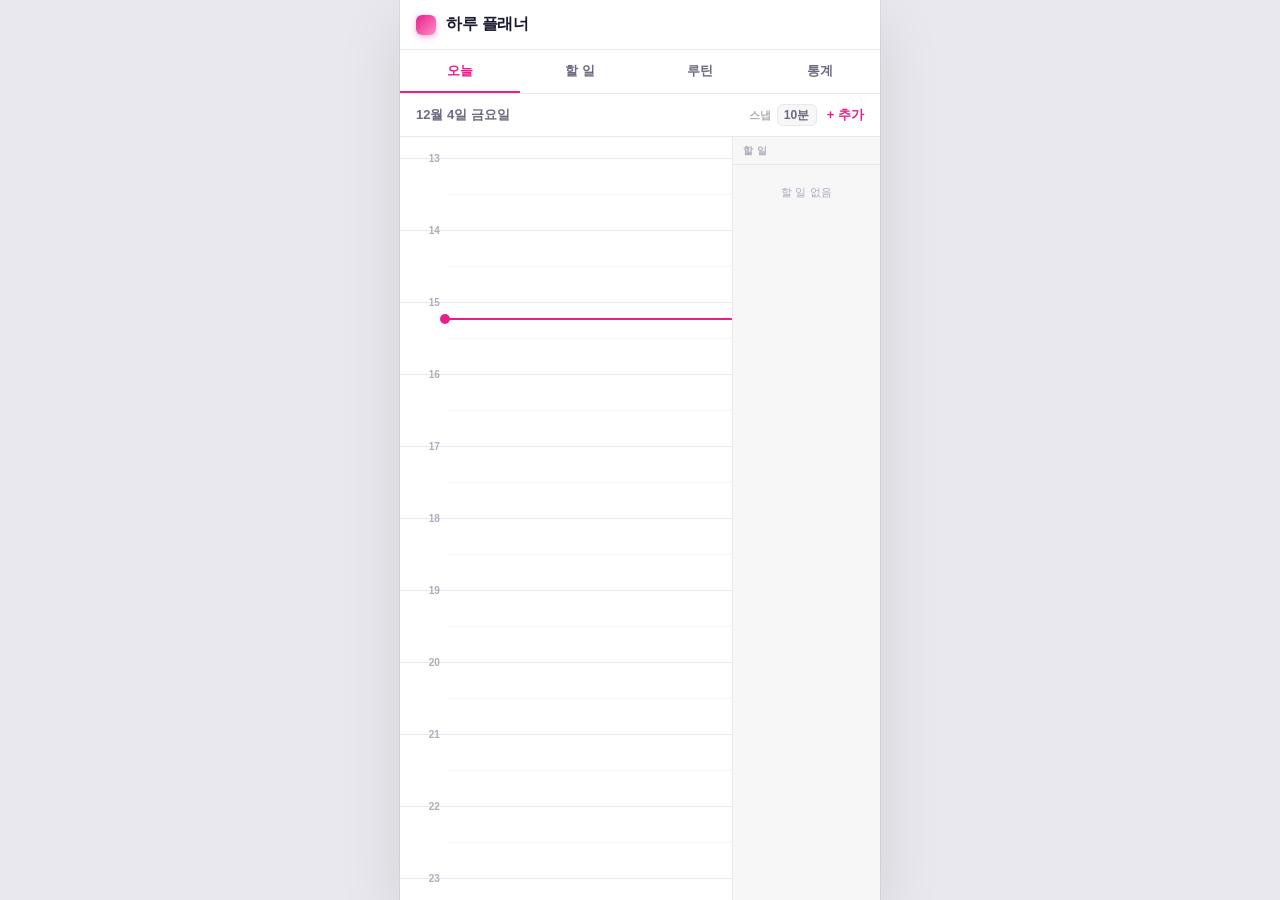
<file: index.html>
<!DOCTYPE html>
<html lang="ko">
<head>
  <meta charset="UTF-8">
  <meta name="viewport" content="width=device-width, initial-scale=1.0">
  <title>하루 플래너</title>
  <link rel="stylesheet" href="Style.css">
  <link rel="manifest" href="manifest.json">
  <meta name="theme-color" content="#E91E8C">
  <meta name="apple-mobile-web-app-capable" content="yes">
  <meta name="apple-mobile-web-app-title" content="하루플래너">
  <link rel="apple-touch-icon" href="icons/icon-192.png">
</head>
<body>
  <div class="app">

    <header class="header">
      <div class="header-brand">
        <div class="logo-mark"></div>
        <span class="header-title">하루 플래너</span>
      </div>
    </header>

    <nav class="tab-bar">
      <button class="tab-btn active" data-tab="today">오늘</button>
      <button class="tab-btn" data-tab="todo">할 일</button>
      <button class="tab-btn" data-tab="routine">루틴</button>
      <button class="tab-btn" data-tab="stats">통계</button>
    </nav>

    <!-- ══ 오늘 (Timeline) ══ -->
    <div id="tab-today" class="tab-content active">
      <div class="tl-page">
        <div class="tl-topbar">
          <div class="tl-date-label" id="tlDate"></div>
          <div class="tl-topbar-right">
            <div class="snap-control">
              <span class="snap-label">스냅</span>
              <select id="snapSelect" class="snap-select">
                <option value="5">5분</option>
                <option value="10" selected>10분</option>
                <option value="15">15분</option>
                <option value="30">30분</option>
              </select>
            </div>
            <button class="btn-ghost" id="addBlockBtn">+ 추가</button>
          </div>
        </div>
        <div class="tl-two-panel">
          <div class="tl-main">
            <div class="tl-scroll" id="tlScroll">
              <div class="tl-inner" id="tlInner">
                <!-- JS renders hour lines, labels, blocks, now-line -->
              </div>
            </div>
          </div>
          <div class="tl-side">
            <div class="tl-side-header">할 일</div>
            <div id="tlAssignHint" class="tl-assign-hint hidden">블록을 눌러 배치</div>
            <div id="tlTodoList" class="tl-side-list"></div>
          </div>
        </div>
      </div>

      <!-- Quick-add popup (after drag / click) -->
      <div id="quickPopup" class="quick-popup hidden">
        <div class="qp-header">
          <span class="qp-color-dot" id="qpColorDot"></span>
          <span class="qp-time" id="qpTime"></span>
        </div>
        <input id="qpInput" class="qp-input" placeholder="블록 이름...">
        <div class="qp-actions">
          <button class="qp-detail" id="qpDetail">상세 편집</button>
          <div class="qp-right">
            <button class="qp-cancel" id="qpCancel">취소</button>
            <button class="qp-save" id="qpSave">저장</button>
          </div>
        </div>
      </div>

      <!-- Full block editor sheet (double-click) -->
      <div id="blockSheet" class="sheet hidden">
        <div class="sheet-backdrop" id="blockBackdrop"></div>
        <div class="sheet-panel">
          <div class="sheet-drag"></div>
          <div class="sheet-head">
            <span id="blockSheetTitle">블록 추가</span>
            <button class="btn-icon-danger hidden" id="deleteBlockBtn">삭제</button>
          </div>

          <div class="form-row">
            <label class="form-label">이름</label>
            <input id="blockLabel" class="form-input" placeholder="예) 딥워크, 점심식사, 운동">
          </div>

          <div class="form-row">
            <label class="form-label">시작 시간</label>
            <div class="time-inputs">
              <input id="blockStartH" class="form-input time-h" type="number" min="0" max="23" placeholder="09">
              <span class="time-sep">:</span>
              <input id="blockStartM" class="form-input time-m" type="number" min="0" max="59" step="5" placeholder="00">
            </div>
          </div>

          <div class="form-row">
            <label class="form-label">길이</label>
            <div class="duration-presets">
              <button class="dur-btn" data-min="15">15분</button>
              <button class="dur-btn" data-min="20">20분</button>
              <button class="dur-btn" data-min="30">30분</button>
              <button class="dur-btn" data-min="60">1시간</button>
              <button class="dur-btn" data-min="90">1.5시간</button>
              <button class="dur-btn" data-min="120">2시간</button>
              <button class="dur-btn" data-min="180">3시간</button>
              <button class="dur-btn" data-min="480">8시간</button>
            </div>
            <input id="blockDuration" class="form-input" type="number" min="5" placeholder="분 단위 입력" style="margin-top:6px">
          </div>

          <div class="form-row">
            <label class="form-label">색상</label>
            <div class="color-picker" id="blockColorPicker"></div>
          </div>

          <div class="form-row">
            <label class="form-label">이 블록의 할 일</label>
            <div id="blockTodoList" class="block-todo-list"></div>
            <div class="block-todo-add-row">
              <input id="blockTodoInput" class="form-input" placeholder="할 일 추가...">
              <button class="btn-sm-outline" id="blockTodoAddBtn">추가</button>
            </div>
          </div>

          <div class="sheet-actions">
            <button class="btn-outline" id="blockCancelBtn">취소</button>
            <button class="btn-primary" id="blockSaveBtn">저장</button>
          </div>
        </div>
      </div>
    </div>

    <!-- ══ 할 일 ══ -->
    <div id="tab-todo" class="tab-content">
      <div class="page">
        <div class="page-topbar">
          <div>
            <h2 class="page-title">할 일</h2>
            <div class="page-sub" id="todayDateLabel"></div>
          </div>
          <div class="count-pill" id="todoBadge">0/0</div>
        </div>

        <div class="todo-compose">
          <div class="priority-group" id="priorityGroup">
            <button class="pri-btn" data-p="high" title="높음"></button>
            <button class="pri-btn active" data-p="medium" title="중간"></button>
            <button class="pri-btn" data-p="low" title="낮음"></button>
          </div>
          <input id="todoInput" class="form-input todo-compose-input" placeholder="새 할 일">
          <button class="btn-primary btn-sm" id="todoAddBtn">추가</button>
        </div>

        <div class="filter-row">
          <button class="filter-btn active" data-filter="all">전체</button>
          <button class="filter-btn" data-filter="active">진행 중</button>
          <button class="filter-btn" data-filter="done">완료</button>
        </div>

        <div id="todoList" class="todo-list"></div>
      </div>
    </div>

    <!-- ══ 루틴 ══ -->
    <div id="tab-routine" class="tab-content">
      <div class="page">
        <div class="page-topbar">
          <h2 class="page-title">루틴</h2>
          <button class="btn-ghost" id="addRoutineBtn">+ 추가</button>
        </div>

        <div class="section-block">
          <div class="section-label">오늘</div>
          <div id="todayRoutineList"></div>
        </div>

        <div class="section-block">
          <div class="section-label">전체 루틴</div>
          <div id="allRoutineList"></div>
        </div>
      </div>

      <!-- Routine sheet -->
      <div id="routineSheet" class="sheet hidden">
        <div class="sheet-backdrop" id="routineBackdrop"></div>
        <div class="sheet-panel">
          <div class="sheet-drag"></div>
          <div class="sheet-head"><span>루틴 추가</span></div>

          <div class="form-row">
            <label class="form-label">이름</label>
            <input id="routineName" class="form-input" placeholder="예) 아침 운동, 독서 30분">
          </div>

          <div class="form-row">
            <label class="form-label">반복 요일</label>
            <div class="day-group" id="dayToggleGroup">
              <button class="day-btn" data-day="mon">월</button>
              <button class="day-btn" data-day="tue">화</button>
              <button class="day-btn" data-day="wed">수</button>
              <button class="day-btn" data-day="thu">목</button>
              <button class="day-btn" data-day="fri">금</button>
              <button class="day-btn" data-day="sat">토</button>
              <button class="day-btn" data-day="sun">일</button>
            </div>
          </div>

          <div class="sheet-actions">
            <button class="btn-outline" id="routineCancelBtn">취소</button>
            <button class="btn-primary" id="routineSaveBtn">저장</button>
          </div>
        </div>
      </div>
    </div>

    <!-- ══ 통계 ══ -->
    <div id="tab-stats" class="tab-content">
      <div class="page">
        <div class="page-topbar">
          <h2 class="page-title">통계</h2>
          <div class="page-sub" id="statsDateLabel"></div>
        </div>

        <div class="stat-cards">
          <div class="stat-card">
            <div class="stat-label">오늘 할 일</div>
            <div class="stat-value" id="statTodo">—</div>
          </div>
          <div class="stat-card">
            <div class="stat-label">오늘 루틴</div>
            <div class="stat-value" id="statRoutine">—</div>
          </div>
        </div>

        <div class="section-block">
          <div class="section-label">주간 할 일 완료율</div>
          <div id="weekChart" class="week-chart-wrap"></div>
        </div>

        <div class="section-block">
          <div class="section-label">루틴 연속 기록</div>
          <div id="streakList"></div>
        </div>
      </div>
    </div>

  </div>
  <script src="Script.js"></script>
</body>
</html>
</file>
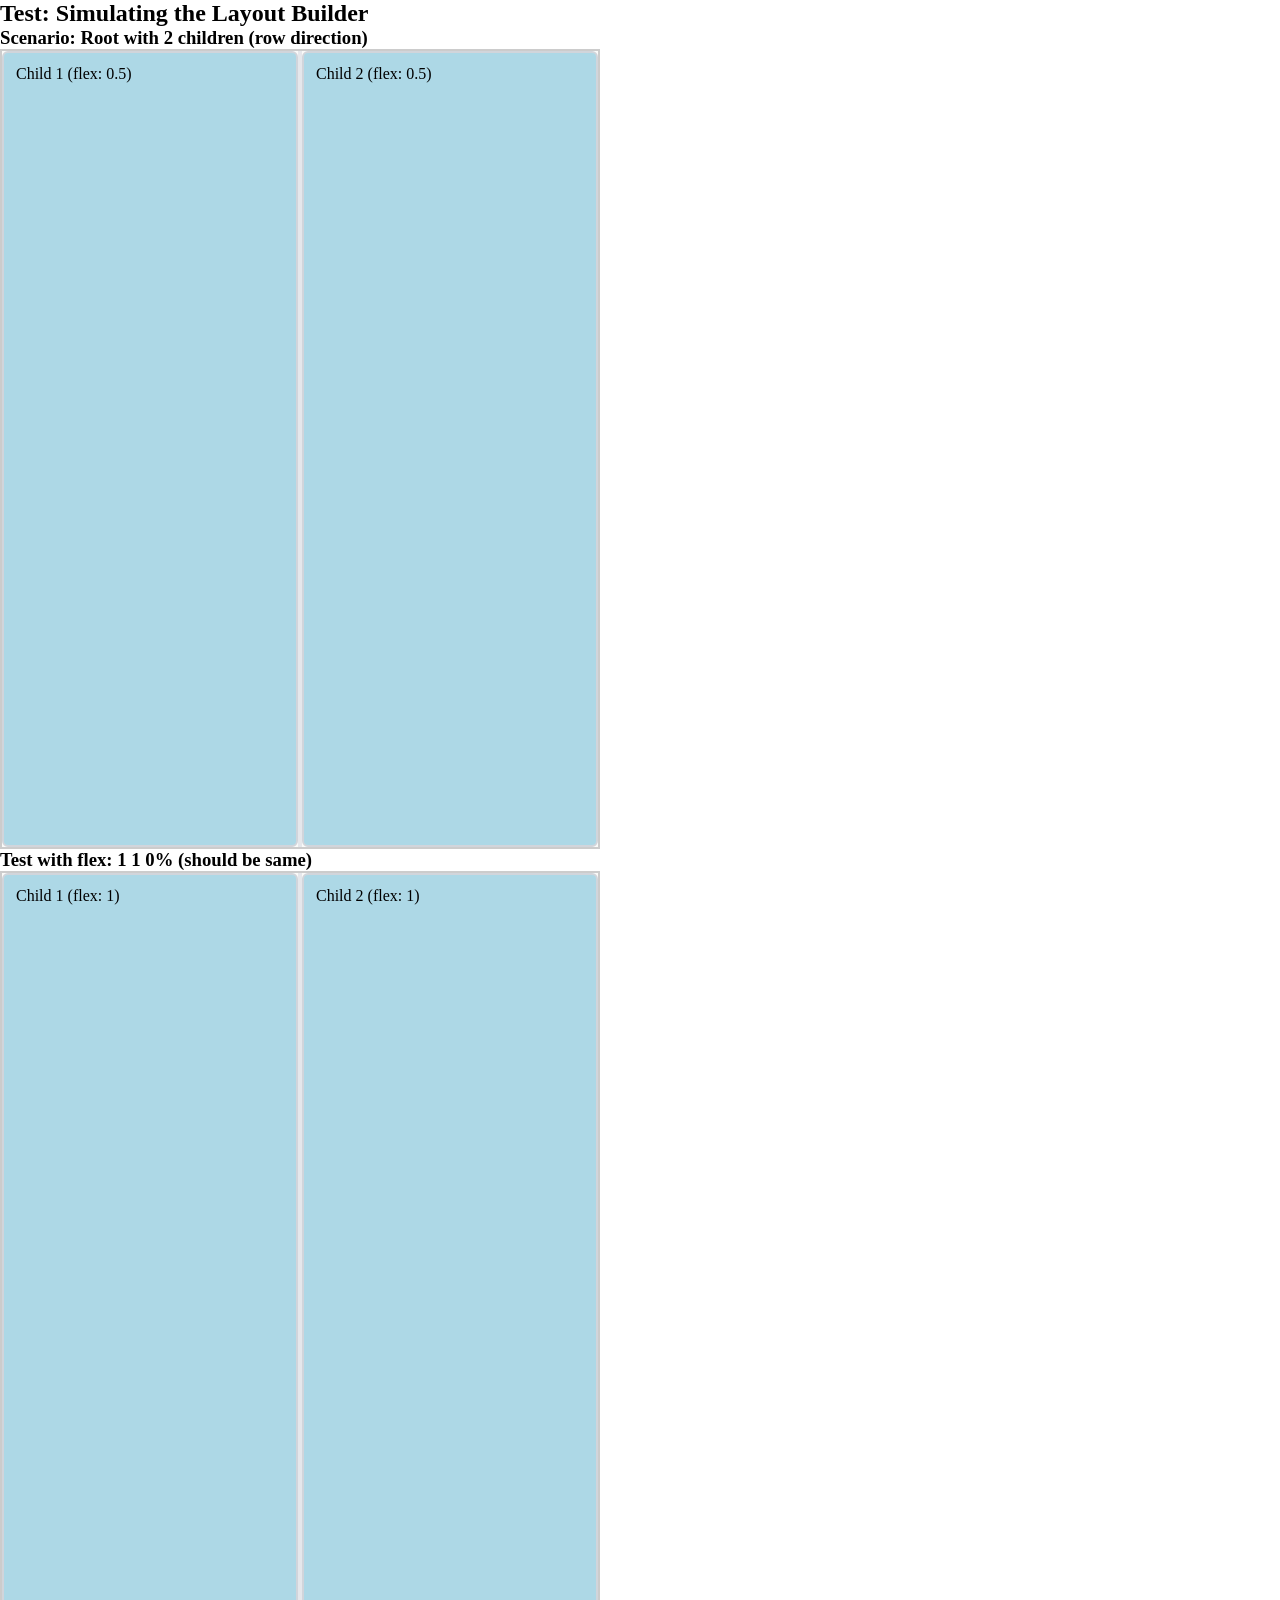
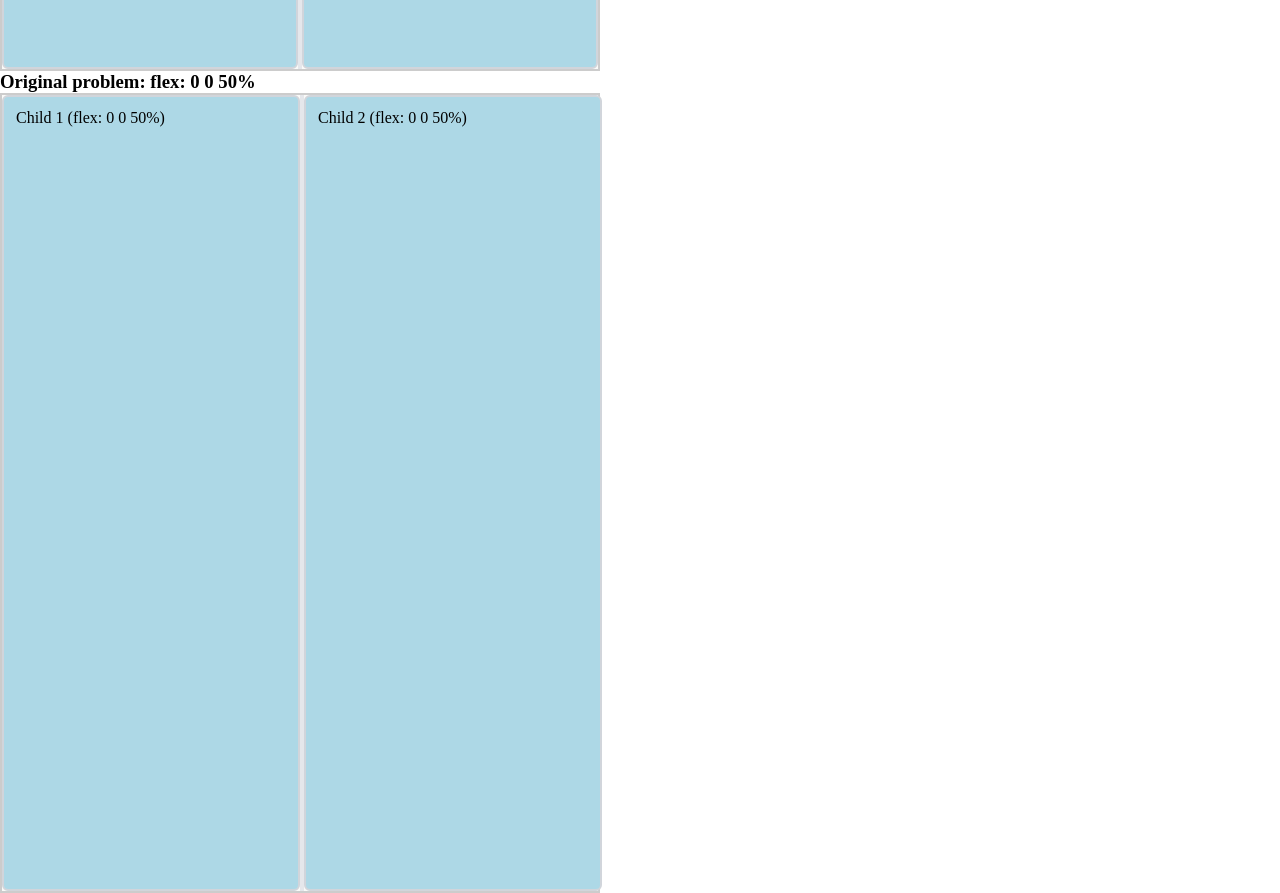
<file: Test-layout.html>
<!DOCTYPE html>
<html>
<head>
<style>
* { box-sizing: border-box; margin: 0; padding: 0; }

.canvas-container {
  width: 600px;
  height: 800px;
  background: white;
  border: 2px solid #ccc;
  display: flex;
}

.layout-element {
  background-color: #fafaf8;
  position: relative;
  box-sizing: border-box;
}

.leaf {
  border: 2px solid #d1d5db;
  border-radius: 6px;
  padding: 12px;
  background: lightblue;
}

.separator {
  flex-shrink: 0;
  background-color: #e5e7eb;
}
</style>
</head>
<body>
<h2>Test: Simulating the Layout Builder</h2>

<h3>Scenario: Root with 2 children (row direction)</h3>
<div class="canvas-container">
  <!-- Root element -->
  <div class="layout-element" style="
    display: flex;
    flex-direction: row;
    flex: none;
    width: 100%;
    height: 100%;
    min-width: 0;
    min-height: 0;
    overflow: hidden;
  ">
    <!-- Child 1: flex: 0.5 1 0% -->
    <div class="layout-element leaf" style="
      display: flex;
      flex-direction: column;
      flex: 0.5 1 0%;
      min-width: 0;
      min-height: 0;
      overflow: hidden;
    ">
      Child 1 (flex: 0.5)
    </div>
    
    <!-- Separator -->
    <div class="separator" style="width: 4px; height: 100%;"></div>
    
    <!-- Child 2: flex: 0.5 1 0% -->
    <div class="layout-element leaf" style="
      display: flex;
      flex-direction: column;
      flex: 0.5 1 0%;
      min-width: 0;
      min-height: 0;
      overflow: hidden;
    ">
      Child 2 (flex: 0.5)
    </div>
  </div>
</div>

<h3>Test with flex: 1 1 0% (should be same)</h3>
<div class="canvas-container">
  <div class="layout-element" style="
    display: flex;
    flex-direction: row;
    flex: none;
    width: 100%;
    height: 100%;
  ">
    <div class="layout-element leaf" style="flex: 1 1 0%; min-width: 0;">
      Child 1 (flex: 1)
    </div>
    <div class="separator" style="width: 4px; height: 100%;"></div>
    <div class="layout-element leaf" style="flex: 1 1 0%; min-width: 0;">
      Child 2 (flex: 1)
    </div>
  </div>
</div>

<h3>Original problem: flex: 0 0 50%</h3>
<div class="canvas-container">
  <div class="layout-element" style="
    display: flex;
    flex-direction: row;
    flex: none;
    width: 100%;
    height: 100%;
  ">
    <div class="layout-element leaf" style="flex: 0 0 50%; min-width: 0;">
      Child 1 (flex: 0 0 50%)
    </div>
    <div class="separator" style="width: 4px; height: 100%;"></div>
    <div class="layout-element leaf" style="flex: 0 0 50%; min-width: 0;">
      Child 2 (flex: 0 0 50%)
    </div>
  </div>
</div>

</body>
</html>
</file>
<file: Style.css>
*, *::before, *::after { box-sizing: border-box; margin: 0; padding: 0; }

:root {
  --bg:       #F7F7F8;
  --surface:  #FFFFFF;
  --border:   #E8E8ED;
  --border-2: #F0F0F5;
  --text:     #1A1A2E;
  --text-2:   #6B6B80;
  --text-3:   #ADADBE;

  --accent:      #E91E8C;
  --accent-dim:  #FCE4EC;
  --accent-dark: #C2185B;

  --pri-high: #FF3B30;
  --pri-med:  #FF9500;
  --pri-low:  #34C759;

  --radius:    10px;
  --radius-sm: 6px;
  --shadow:    0 1px 4px rgba(0,0,0,0.08);
  --shadow-md: 0 4px 20px rgba(0,0,0,0.12);

  --header-h: 50px;
  --tab-h:    44px;
}

body {
  font-family: -apple-system, 'Apple SD Gothic Neo', 'Noto Sans KR', sans-serif;
  background: var(--bg);
  color: var(--text);
  min-height: 100vh;
  font-size: 14px;
  -webkit-font-smoothing: antialiased;
}

/* ── App container: centered column ── */
.app {
  max-width: 480px;
  margin: 0 auto;
  min-height: 100vh;
  background: var(--surface);
  position: relative;
}

@media (min-width: 481px) {
  body { background: #E8E8EE; }
  .app {
    box-shadow:
      0 0 0 1px rgba(0,0,0,0.06),
      0 20px 60px rgba(0,0,0,0.1);
  }
}

/* ── Header ── */
.header {
  height: var(--header-h);
  display: flex;
  align-items: center;
  padding: 0 16px;
  background: var(--surface);
  border-bottom: 1px solid var(--border);
  position: sticky;
  top: 0;
  z-index: 200;
  /* keeps header within .app column */
  width: 100%;
}

.header-brand { display: flex; align-items: center; gap: 10px; }

.logo-mark {
  width: 20px;
  height: 20px;
  border-radius: 6px;
  background: linear-gradient(135deg, var(--accent) 0%, #FF8DC7 100%);
  box-shadow: 0 2px 6px rgba(233,30,140,0.35);
}

.header-title {
  font-size: 16px;
  font-weight: 700;
  color: var(--text);
  letter-spacing: -0.3px;
}

/* ── Tab Bar ── */
.tab-bar {
  display: flex;
  height: var(--tab-h);
  background: var(--surface);
  border-bottom: 1px solid var(--border);
  position: sticky;
  top: var(--header-h);
  z-index: 150;
}

.tab-btn {
  flex: 1;
  border: none;
  background: none;
  font-family: inherit;
  font-size: 13px;
  font-weight: 600;
  color: var(--text-2);
  cursor: pointer;
  border-bottom: 2px solid transparent;
  transition: color 0.15s, border-color 0.15s;
  letter-spacing: -0.2px;
}

.tab-btn:hover  { color: var(--text); }
.tab-btn.active { color: var(--accent); border-bottom-color: var(--accent); }

/* ── Tab Content ── */
.tab-content          { display: none; }
.tab-content.active   { display: block; }

/* ── Scrollbar ── */
::-webkit-scrollbar        { width: 4px; }
::-webkit-scrollbar-track  { background: transparent; }
::-webkit-scrollbar-thumb  { background: var(--border); border-radius: 2px; }

/* ════════════════════════════════════════════════════════
   TIMELINE
   ════════════════════════════════════════════════════════ */
.tl-page {
  display: flex;
  flex-direction: column;
  height: calc(100vh - var(--header-h) - var(--tab-h));
}

.tl-topbar {
  display: flex;
  align-items: center;
  justify-content: space-between;
  padding: 8px 16px;
  background: var(--surface);
  border-bottom: 1px solid var(--border);
  flex-shrink: 0;
  gap: 8px;
}

.tl-topbar-right {
  display: flex;
  align-items: center;
  gap: 10px;
}

.snap-control {
  display: flex;
  align-items: center;
  gap: 5px;
}

.snap-label {
  font-size: 11px;
  font-weight: 600;
  color: var(--text-3);
  letter-spacing: 0.3px;
}

.snap-select {
  font-family: inherit;
  font-size: 12px;
  font-weight: 600;
  color: var(--text-2);
  background: var(--bg);
  border: 1.5px solid var(--border);
  border-radius: var(--radius-sm);
  padding: 3px 6px;
  cursor: pointer;
  appearance: none;
  -webkit-appearance: none;
}
.snap-select:focus { outline: none; border-color: var(--accent); }

.tl-date-label {
  font-size: 13px;
  font-weight: 600;
  color: var(--text-2);
}

.tl-two-panel {
  flex: 1;
  display: flex;
  overflow: hidden;
}

.tl-main {
  flex: 1;
  overflow: hidden;
  min-width: 0;
  position: relative;
}

.tl-scroll {
  height: 100%;
  overflow-y: auto;
  position: relative;
}

.tl-side {
  width: 148px;
  flex-shrink: 0;
  border-left: 1px solid var(--border);
  display: flex;
  flex-direction: column;
  overflow: hidden;
  background: var(--bg);
}

.tl-side-header {
  padding: 7px 10px 6px;
  border-bottom: 1px solid var(--border);
  font-size: 10px;
  font-weight: 700;
  color: var(--text-3);
  text-transform: uppercase;
  letter-spacing: 0.6px;
  flex-shrink: 0;
}

.tl-assign-hint {
  padding: 5px 10px;
  font-size: 10px;
  font-weight: 600;
  color: var(--accent);
  background: var(--accent-dim);
  text-align: center;
  border-bottom: 1px solid var(--border);
  flex-shrink: 0;
}
.tl-assign-hint.hidden { display: none; }

.tl-side-list {
  flex: 1;
  overflow-y: auto;
}

.tl-side-todo {
  display: flex;
  align-items: flex-start;
  gap: 5px;
  padding: 6px 8px;
  cursor: pointer;
  border-left: 2px solid transparent;
  border-bottom: 1px solid var(--border-2);
  transition: background 0.1s;
}
.tl-side-todo:last-child { border-bottom: none; }
.tl-side-todo[data-priority="high"]   { border-left-color: var(--pri-high); }
.tl-side-todo[data-priority="medium"] { border-left-color: var(--pri-med); }
.tl-side-todo[data-priority="low"]    { border-left-color: var(--pri-low); }
.tl-side-todo:hover  { background: rgba(233,30,140,0.04); }
.tl-side-todo.pending { background: rgba(233,30,140,0.09); }
.tl-side-todo.done .tl-side-todo-text {
  text-decoration: line-through;
  color: var(--text-3);
}

.tl-side-check {
  width: 13px;
  height: 13px;
  border-radius: 50%;
  border: 1.5px solid var(--border);
  flex-shrink: 0;
  margin-top: 1px;
  background: transparent;
  transition: all 0.15s;
  cursor: pointer;
}
.tl-side-check.checked {
  background: var(--accent);
  border-color: var(--accent);
}
.tl-side-check:hover { border-color: var(--accent); }

.tl-side-todo-text {
  flex: 1;
  font-size: 11px;
  color: var(--text);
  line-height: 1.4;
  word-break: break-all;
  min-width: 0;
}

.tl-side-assigned {
  font-size: 9px;
  font-weight: 700;
  padding: 1px 5px;
  border-radius: 8px;
  white-space: nowrap;
  overflow: hidden;
  text-overflow: ellipsis;
  max-width: 52px;
  flex-shrink: 0;
}

.tl-side-empty {
  font-size: 11px;
  color: var(--text-3);
  text-align: center;
  padding: 20px 8px;
}

.tl-inner {
  position: relative;
  margin-left: 48px;
  min-height: calc(1728px + 24px);
}

/* Hour grid */
.tl-hour-line {
  position: absolute;
  left: -48px;
  right: 0;
  height: 1px;
  background: var(--border);
  pointer-events: none;
}

.tl-half-line {
  position: absolute;
  left: 0;
  right: 0;
  height: 1px;
  background: var(--border-2);
  pointer-events: none;
  opacity: 0.6;
}

.tl-hour-label {
  position: absolute;
  left: -44px;
  width: 36px;
  text-align: right;
  font-size: 10px;
  font-weight: 600;
  color: var(--text-3);
  transform: translateY(-50%);
  pointer-events: none;
  font-variant-numeric: tabular-nums;
  letter-spacing: 0.1px;
}

/* Current time line */
.tl-now-line {
  position: absolute;
  left: -4px;
  right: 0;
  height: 2px;
  background: var(--accent);
  pointer-events: none;
  z-index: 10;
}

.tl-now-dot {
  position: absolute;
  left: -4px;
  top: -4px;
  width: 10px;
  height: 10px;
  border-radius: 50%;
  background: var(--accent);
}

/* Time Block */
.tl-block {
  position: absolute;
  left: 8px;
  right: 8px;
  border-radius: 8px;
  border-left: 3px solid transparent;
  overflow: hidden;
  cursor: pointer;
  transition: box-shadow 0.15s, transform 0.12s;
  z-index: 5;
  box-shadow: 0 1px 3px rgba(0,0,0,0.06);
}

.tl-block:hover {
  box-shadow: 0 4px 16px rgba(0,0,0,0.12);
  transform: translateX(1px) translateY(-1px);
}

.tl-block-content {
  padding: 5px 8px 5px 7px;
  height: 100%;
  overflow: hidden;
}

.tl-block-row {
  display: flex;
  align-items: baseline;
  gap: 6px;
  flex-wrap: nowrap;
}

.tl-block-label {
  font-size: 12px;
  font-weight: 700;
  color: var(--text);
  white-space: nowrap;
  overflow: hidden;
  text-overflow: ellipsis;
  flex-shrink: 1;
  letter-spacing: -0.1px;
}

.tl-block-time {
  font-size: 10px;
  color: var(--text-3);
  white-space: nowrap;
  flex-shrink: 0;
  font-variant-numeric: tabular-nums;
}

.tl-block-progress {
  font-size: 11px;
  color: var(--text-2);
  margin-top: 2px;
}

.tl-block-todos {
  margin-top: 4px;
  display: flex;
  flex-direction: column;
  gap: 2px;
}

.tl-block-todo {
  display: flex;
  align-items: center;
  gap: 5px;
  font-size: 12px;
  color: var(--text);
  cursor: pointer;
  padding: 1px 0;
}

.tl-block-todo.done { text-decoration: line-through; color: var(--text-3); }

.tl-check {
  width: 14px;
  height: 14px;
  border-radius: 50%;
  border: 1.5px solid var(--text-3);
  display: inline-flex;
  align-items: center;
  justify-content: center;
  font-size: 9px;
  font-weight: 800;
  color: var(--surface);
  flex-shrink: 0;
  background: transparent;
  transition: all 0.15s;
}

.tl-block-todo.done .tl-check {
  background: var(--text-3);
  border-color: var(--text-3);
}

/* ── Quick popup ── */
.quick-popup {
  position: fixed;
  left: 50%;
  transform: translateX(-50%) scale(0.96);
  width: min(300px, calc(100vw - 32px));
  background: var(--surface);
  border-radius: 14px;
  box-shadow: 0 12px 40px rgba(0,0,0,0.18), 0 2px 8px rgba(0,0,0,0.08);
  z-index: 600;
  opacity: 0;
  transition: opacity 0.15s ease, transform 0.15s ease;
  overflow: hidden;
}
.quick-popup.visible {
  opacity: 1;
  transform: translateX(-50%) scale(1);
}
.quick-popup.hidden { display: none; }

.qp-header {
  display: flex;
  align-items: center;
  gap: 8px;
  padding: 10px 14px 8px;
}
.qp-color-dot {
  width: 9px;
  height: 9px;
  border-radius: 50%;
  flex-shrink: 0;
}
.qp-time {
  font-size: 12px;
  font-weight: 600;
  color: var(--text-2);
  font-variant-numeric: tabular-nums;
}
.qp-input {
  display: block;
  width: 100%;
  border: none;
  border-top: 1px solid var(--border);
  padding: 10px 14px;
  font-family: inherit;
  font-size: 15px;
  font-weight: 500;
  color: var(--text);
  background: var(--surface);
  outline: none;
}
.qp-input::placeholder { color: var(--text-3); font-weight: 400; }
.qp-actions {
  display: flex;
  align-items: center;
  justify-content: space-between;
  padding: 8px 14px;
  border-top: 1px solid var(--border);
  gap: 6px;
}
.qp-right { display: flex; gap: 6px; }
.qp-detail {
  background: none;
  border: none;
  font-family: inherit;
  font-size: 12px;
  font-weight: 600;
  color: var(--text-3);
  cursor: pointer;
  padding: 4px 0;
  transition: color 0.15s;
}
.qp-detail:hover { color: var(--accent); }
.qp-cancel {
  background: none;
  border: 1.5px solid var(--border);
  border-radius: var(--radius-sm);
  font-family: inherit;
  font-size: 12px;
  font-weight: 600;
  color: var(--text-2);
  padding: 5px 10px;
  cursor: pointer;
}
.qp-save {
  background: var(--accent);
  border: none;
  border-radius: var(--radius-sm);
  font-family: inherit;
  font-size: 12px;
  font-weight: 700;
  color: #fff;
  padding: 5px 14px;
  cursor: pointer;
  transition: background 0.15s;
}
.qp-save:hover { background: var(--accent-dark); }

/* Drag preview block */
.tl-block-preview {
  position: absolute;
  left: 6px;
  right: 6px;
  background: rgba(233, 30, 140, 0.08);
  border: 2px dashed var(--accent);
  border-left: 4px solid var(--accent);
  border-radius: var(--radius);
  display: flex;
  align-items: center;
  justify-content: center;
  font-size: 11px;
  font-weight: 700;
  color: var(--accent);
  pointer-events: none;
  z-index: 9;
  user-select: none;
  min-height: 24px;
}

/* ════════════════════════════════════════════════════════
   PAGES (Todo, Routine, Stats)
   ════════════════════════════════════════════════════════ */
.page {
  max-width: 600px;
  margin: 0 auto;
  padding: 16px 16px 80px;
}

.page-topbar {
  display: flex;
  align-items: flex-start;
  justify-content: space-between;
  margin-bottom: 18px;
}

.page-title {
  font-size: 20px;
  font-weight: 800;
  color: var(--text);
  letter-spacing: -0.5px;
}

.page-sub {
  font-size: 12px;
  color: var(--text-2);
  margin-top: 3px;
}

.count-pill {
  background: var(--accent);
  color: #fff;
  font-size: 13px;
  font-weight: 700;
  padding: 4px 12px;
  border-radius: 20px;
  letter-spacing: -0.2px;
}

.section-block {
  background: var(--surface);
  border: 1px solid var(--border);
  border-radius: var(--radius);
  padding: 14px;
  margin-bottom: 12px;
}

.section-label {
  font-size: 11px;
  font-weight: 700;
  color: var(--text-3);
  text-transform: uppercase;
  letter-spacing: 0.6px;
  margin-bottom: 10px;
}

.empty-msg {
  font-size: 13px;
  color: var(--text-3);
  padding: 12px 0;
  text-align: center;
}

/* ── Buttons ── */
.btn-ghost {
  background: none;
  border: none;
  font-family: inherit;
  font-size: 13px;
  font-weight: 600;
  color: var(--accent);
  cursor: pointer;
  padding: 4px 0;
  transition: opacity 0.15s;
}
.btn-ghost:hover { opacity: 0.7; }

.btn-primary {
  background: var(--accent);
  color: #fff;
  border: none;
  border-radius: var(--radius-sm);
  font-family: inherit;
  font-size: 13px;
  font-weight: 700;
  padding: 8px 16px;
  cursor: pointer;
  transition: background 0.15s;
}
.btn-primary:hover { background: var(--accent-dark); }

.btn-sm { padding: 6px 12px; font-size: 12px; }

.btn-outline {
  background: transparent;
  border: 1.5px solid var(--border);
  border-radius: var(--radius-sm);
  font-family: inherit;
  font-size: 13px;
  font-weight: 600;
  color: var(--text-2);
  padding: 8px 16px;
  cursor: pointer;
  transition: border-color 0.15s, color 0.15s;
}
.btn-outline:hover { border-color: var(--text-2); color: var(--text); }

.btn-sm-outline {
  background: transparent;
  border: 1.5px solid var(--border);
  border-radius: var(--radius-sm);
  font-family: inherit;
  font-size: 12px;
  font-weight: 600;
  color: var(--text-2);
  padding: 5px 10px;
  cursor: pointer;
  white-space: nowrap;
  transition: border-color 0.15s;
}
.btn-sm-outline:hover { border-color: var(--accent); color: var(--accent); }

.btn-icon-xs {
  background: none;
  border: none;
  font-family: inherit;
  font-size: 16px;
  color: var(--text-3);
  cursor: pointer;
  padding: 0 2px;
  line-height: 1;
  transition: color 0.15s;
}
.btn-icon-xs:hover { color: var(--text-2); }
.btn-icon-xs.del:hover { color: var(--pri-high); }

.btn-icon-danger {
  background: none;
  border: none;
  font-family: inherit;
  font-size: 13px;
  font-weight: 600;
  color: var(--pri-high);
  cursor: pointer;
  padding: 4px 8px;
  border-radius: var(--radius-sm);
  transition: background 0.15s;
}
.btn-icon-danger:hover { background: #FFF0F0; }
.btn-icon-danger.hidden { display: none; }

/* ── Form inputs ── */
.form-input {
  width: 100%;
  padding: 8px 10px;
  border: 1.5px solid var(--border);
  border-radius: var(--radius-sm);
  font-family: inherit;
  font-size: 13px;
  color: var(--text);
  background: var(--bg);
  transition: border-color 0.15s, background 0.15s;
}
.form-input:focus { outline: none; border-color: var(--accent); background: var(--surface); }
.form-input::placeholder { color: var(--text-3); }

/* ════════════════════════════════════════════════════════
   TODO
   ════════════════════════════════════════════════════════ */
.todo-compose {
  display: flex;
  align-items: center;
  gap: 8px;
  margin-bottom: 12px;
}

.priority-group {
  display: flex;
  gap: 4px;
  flex-shrink: 0;
}

.pri-btn {
  width: 12px;
  height: 12px;
  border-radius: 50%;
  border: 2px solid transparent;
  cursor: pointer;
  transition: transform 0.15s, box-shadow 0.15s;
}

.pri-btn[data-p="high"]   { background: var(--pri-high); }
.pri-btn[data-p="medium"] { background: var(--pri-med); }
.pri-btn[data-p="low"]    { background: var(--pri-low); }

.pri-btn.active {
  transform: scale(1.35);
  box-shadow: 0 0 0 2px var(--surface), 0 0 0 3.5px currentColor;
}
.pri-btn[data-p="high"].active   { box-shadow: 0 0 0 2px var(--surface), 0 0 0 3.5px var(--pri-high); }
.pri-btn[data-p="medium"].active { box-shadow: 0 0 0 2px var(--surface), 0 0 0 3.5px var(--pri-med); }
.pri-btn[data-p="low"].active    { box-shadow: 0 0 0 2px var(--surface), 0 0 0 3.5px var(--pri-low); }

.todo-compose-input { flex: 1; margin-bottom: 0; }

.filter-row {
  display: flex;
  gap: 6px;
  margin-bottom: 12px;
}

.filter-btn {
  padding: 4px 12px;
  font-size: 12px;
  font-weight: 600;
  font-family: inherit;
  border: 1.5px solid var(--border);
  border-radius: 20px;
  background: var(--surface);
  color: var(--text-2);
  cursor: pointer;
  transition: all 0.15s;
}
.filter-btn:hover { border-color: var(--accent); color: var(--accent); }
.filter-btn.active { background: var(--accent); border-color: var(--accent); color: #fff; }

.todo-list { display: flex; flex-direction: column; gap: 6px; }

.todo-row {
  display: flex;
  align-items: center;
  gap: 10px;
  padding: 10px 12px;
  background: var(--surface);
  border: 1px solid var(--border);
  border-left: 3px solid var(--border);
  border-radius: var(--radius-sm);
  transition: opacity 0.15s;
}

.todo-row[data-priority="high"]   { border-left-color: var(--pri-high); }
.todo-row[data-priority="medium"] { border-left-color: var(--pri-med); }
.todo-row[data-priority="low"]    { border-left-color: var(--pri-low); }
.todo-row.done { opacity: 0.5; }

.todo-check {
  width: 20px;
  height: 20px;
  border-radius: 50%;
  border: 2px solid var(--border);
  background: transparent;
  display: flex;
  align-items: center;
  justify-content: center;
  font-size: 11px;
  font-weight: 800;
  color: #fff;
  cursor: pointer;
  flex-shrink: 0;
  transition: all 0.15s;
  font-family: inherit;
}
.todo-check:hover  { border-color: var(--accent); }
.todo-check.checked { background: var(--accent); border-color: var(--accent); }

.todo-text {
  flex: 1;
  font-size: 14px;
  color: var(--text);
  line-height: 1.4;
}
.todo-row.done .todo-text { text-decoration: line-through; color: var(--text-3); }

/* ════════════════════════════════════════════════════════
   ROUTINE
   ════════════════════════════════════════════════════════ */
.routine-row {
  display: flex;
  align-items: center;
  gap: 10px;
  padding: 9px 0;
  border-bottom: 1px solid var(--border-2);
}
.routine-row:last-child { border-bottom: none; }
.routine-row.done .routine-name { color: var(--text-3); text-decoration: line-through; }

.routine-check {
  width: 20px;
  height: 20px;
  border-radius: 50%;
  border: 2px solid var(--border);
  background: transparent;
  display: flex;
  align-items: center;
  justify-content: center;
  font-size: 11px;
  font-weight: 800;
  color: #fff;
  cursor: pointer;
  flex-shrink: 0;
  transition: all 0.15s;
  font-family: inherit;
}
.routine-check:hover  { border-color: #34C759; }
.routine-check.checked { background: #34C759; border-color: #34C759; }

.routine-name { flex: 1; font-size: 14px; font-weight: 500; color: var(--text); }

.streak-num {
  font-size: 11px;
  font-weight: 700;
  color: var(--accent-dark);
  background: var(--accent-dim);
  padding: 2px 8px;
  border-radius: 10px;
  flex-shrink: 0;
}

.routine-full-row {
  display: flex;
  align-items: center;
  gap: 10px;
  padding: 9px 0;
  border-bottom: 1px solid var(--border-2);
}
.routine-full-row:last-child { border-bottom: none; }

.routine-full-info { flex: 1; display: flex; flex-direction: column; gap: 2px; }

.routine-days-label {
  font-size: 11px;
  color: var(--text-3);
}

/* Day toggle buttons */
.day-group { display: flex; gap: 6px; flex-wrap: wrap; }

.day-btn {
  width: 34px;
  height: 34px;
  border-radius: 50%;
  border: 1.5px solid var(--border);
  background: var(--bg);
  font-family: inherit;
  font-size: 12px;
  font-weight: 700;
  color: var(--text-2);
  cursor: pointer;
  transition: all 0.15s;
}
.day-btn:hover { border-color: var(--accent); color: var(--accent); }
.day-btn.active { background: var(--accent); border-color: var(--accent); color: #fff; }

/* ════════════════════════════════════════════════════════
   STATS
   ════════════════════════════════════════════════════════ */
.stat-cards {
  display: grid;
  grid-template-columns: 1fr 1fr;
  gap: 10px;
  margin-bottom: 12px;
}

.stat-card {
  background: var(--surface);
  border: 1px solid var(--border);
  border-radius: var(--radius);
  padding: 14px;
  text-align: center;
}

.stat-label {
  font-size: 11px;
  font-weight: 700;
  color: var(--text-3);
  text-transform: uppercase;
  letter-spacing: 0.4px;
  margin-bottom: 6px;
}

.stat-value {
  font-size: 24px;
  font-weight: 800;
  color: var(--text);
  letter-spacing: -0.5px;
  font-variant-numeric: tabular-nums;
}

.week-chart-wrap svg { display: block; }

.streak-list { display: flex; flex-direction: column; gap: 6px; }

.streak-row {
  display: flex;
  align-items: center;
  gap: 10px;
  padding: 8px 0;
  border-bottom: 1px solid var(--border-2);
}
.streak-row:last-child { border-bottom: none; }

.streak-rank {
  width: 20px;
  height: 20px;
  border-radius: 50%;
  background: var(--border);
  display: flex;
  align-items: center;
  justify-content: center;
  font-size: 11px;
  font-weight: 800;
  color: var(--text-2);
  flex-shrink: 0;
}
.streak-row:nth-child(1) .streak-rank { background: #FFD700; color: #7A5C00; }
.streak-row:nth-child(2) .streak-rank { background: #D1D1D1; color: #555; }
.streak-row:nth-child(3) .streak-rank { background: #D9A96E; color: #5A3A1A; }

.streak-name { flex: 1; font-size: 14px; font-weight: 500; color: var(--text); }

.streak-val {
  font-size: 13px;
  font-weight: 700;
  color: var(--text-2);
  font-variant-numeric: tabular-nums;
}

/* ════════════════════════════════════════════════════════
   BOTTOM SHEET
   ════════════════════════════════════════════════════════ */
.sheet {
  position: fixed;
  inset: 0;
  z-index: 500;
}
.sheet.hidden { display: none; }

.sheet-backdrop {
  position: absolute;
  inset: 0;
  background: rgba(0,0,0,0.32);
}

.sheet-panel {
  position: absolute;
  bottom: 0; left: 0; right: 0;
  background: var(--surface);
  border-radius: 16px 16px 0 0;
  padding: 12px 20px 40px;
  max-height: 90vh;
  overflow-y: auto;
  transform: translateY(100%);
  transition: transform 0.28s cubic-bezier(0.32, 0.72, 0, 1);
}
.sheet.open .sheet-panel { transform: translateY(0); }

.sheet-drag {
  width: 36px;
  height: 4px;
  background: var(--border);
  border-radius: 2px;
  margin: 0 auto 14px;
}

.sheet-head {
  display: flex;
  align-items: center;
  justify-content: space-between;
  margin-bottom: 18px;
}
.sheet-head > span {
  font-size: 16px;
  font-weight: 700;
  color: var(--text);
}

.form-row { margin-bottom: 14px; }

.form-label {
  display: block;
  font-size: 11px;
  font-weight: 700;
  color: var(--text-2);
  text-transform: uppercase;
  letter-spacing: 0.5px;
  margin-bottom: 6px;
}

.time-inputs { display: flex; align-items: center; gap: 6px; }
.time-h, .time-m { width: 64px; text-align: center; }
.time-sep { font-size: 18px; font-weight: 700; color: var(--text-2); }

.duration-presets {
  display: flex;
  flex-wrap: wrap;
  gap: 6px;
}

.dur-btn {
  padding: 5px 10px;
  font-size: 12px;
  font-weight: 600;
  font-family: inherit;
  border: 1.5px solid var(--border);
  border-radius: var(--radius-sm);
  background: var(--bg);
  color: var(--text-2);
  cursor: pointer;
  transition: all 0.15s;
}
.dur-btn:hover, .dur-btn.active {
  border-color: var(--accent);
  color: var(--accent);
  background: var(--accent-dim);
}

.color-picker { display: flex; gap: 8px; flex-wrap: wrap; }

.color-dot {
  width: 28px;
  height: 28px;
  border-radius: 50%;
  border: 2.5px solid transparent;
  cursor: pointer;
  transition: transform 0.15s, box-shadow 0.15s;
}
.color-dot:hover   { transform: scale(1.15); }
.color-dot.active  { transform: scale(1.15); box-shadow: 0 0 0 2px var(--surface), 0 0 0 4px var(--text-2); }

/* Block todo list in sheet */
.block-todo-list {
  display: flex;
  flex-direction: column;
  gap: 4px;
  margin-bottom: 8px;
}

.block-todo-item {
  display: flex;
  align-items: center;
  gap: 8px;
  padding: 5px 0;
  border-bottom: 1px solid var(--border-2);
}
.block-todo-item:last-child { border-bottom: none; }
.block-todo-item.done .block-todo-text { text-decoration: line-through; color: var(--text-3); }

.tl-check.small {
  width: 14px;
  height: 14px;
  font-size: 9px;
}

.block-todo-text { flex: 1; font-size: 13px; color: var(--text); }

.block-todo-add-row { display: flex; gap: 6px; }
.block-todo-add-row .form-input { flex: 1; }

.sheet-actions {
  display: flex;
  gap: 8px;
  margin-top: 20px;
}
.sheet-actions > * { flex: 1; text-align: center; }

/* ════════════════════════════════════════════════════════
   MOBILE
   ════════════════════════════════════════════════════════ */
@media (max-width: 600px) {
  :root { --tab-h: 56px; }

  .tab-bar {
    position: fixed;
    bottom: 0;
    /* center within the app max-width */
    left: 50%;
    transform: translateX(-50%);
    width: min(480px, 100%);
    top: auto;
    border-top: 1px solid var(--border);
    border-bottom: none;
    height: var(--tab-h);
    padding-bottom: env(safe-area-inset-bottom, 0);
    box-shadow: 0 -2px 12px rgba(0,0,0,0.06);
  }

  .tab-btn { font-size: 12px; }

  .page  { padding-bottom: calc(var(--tab-h) + 24px); }
  .tl-page { height: calc(100vh - var(--header-h) - var(--tab-h)); }
}

/* ── Print ── */
@media print {
  .tab-bar, #tab-todo, #tab-routine, #tab-stats { display: none !important; }
  #tab-today { display: block !important; }
  body { background: white; }
}
</file>
